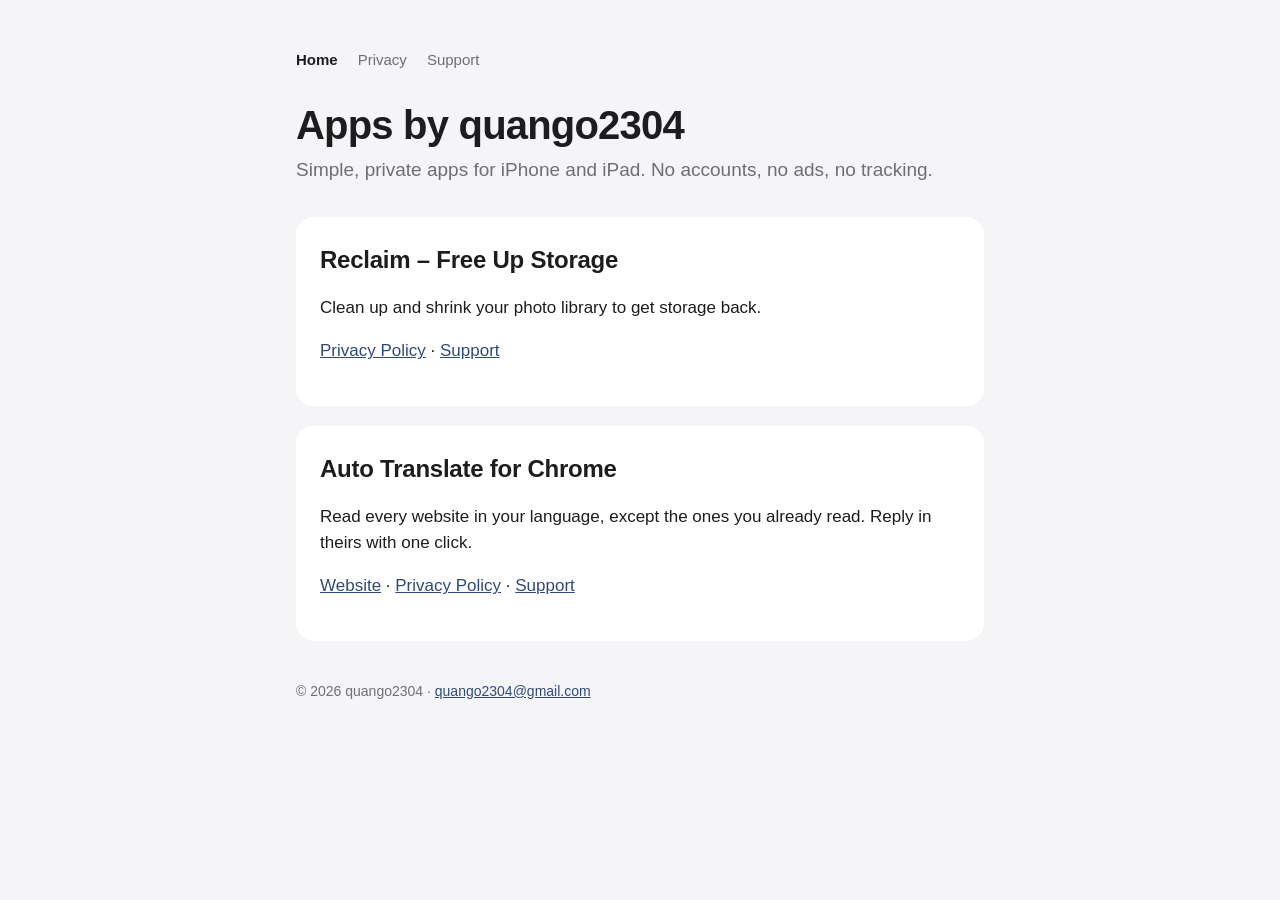
<file: index.html>
<!doctype html>
<html lang="en">
<head>
  <meta charset="utf-8">
  <meta name="viewport" content="width=device-width, initial-scale=1">
  <title>quango2304 Apps</title>
  <meta name="description" content="Privacy policies and support for apps by quango2304.">
  <link rel="stylesheet" href="style.css">
</head>
<body>
<main>
  <nav>
    <a href="./" aria-current="page">Home</a>
    <a href="privacy/">Privacy</a>
    <a href="support/">Support</a>
  </nav>

  <h1>Apps by quango2304</h1>
  <p class="lead">Simple, private apps for iPhone and iPad. No accounts, no ads, no tracking.</p>

  <section class="card">
    <h2>Reclaim – Free Up Storage</h2>
    <p>Clean up and shrink your photo library to get storage back.</p>
    <p><a href="reclaim/privacy/">Privacy Policy</a> · <a href="reclaim/support/">Support</a></p>
  </section>

  <section class="card">
    <h2>Auto Translate for Chrome</h2>
    <p>Read every website in your language, except the ones you already read. Reply in theirs with one click.</p>
    <p><a href="auto-translate/">Website</a> · <a href="auto-translate/privacy/">Privacy Policy</a> · <a href="auto-translate/support/">Support</a></p>
  </section>

  <footer>© 2026 quango2304 · <a href="mailto:quango2304@gmail.com">quango2304@gmail.com</a></footer>
</main>
</body>
</html>
</file>
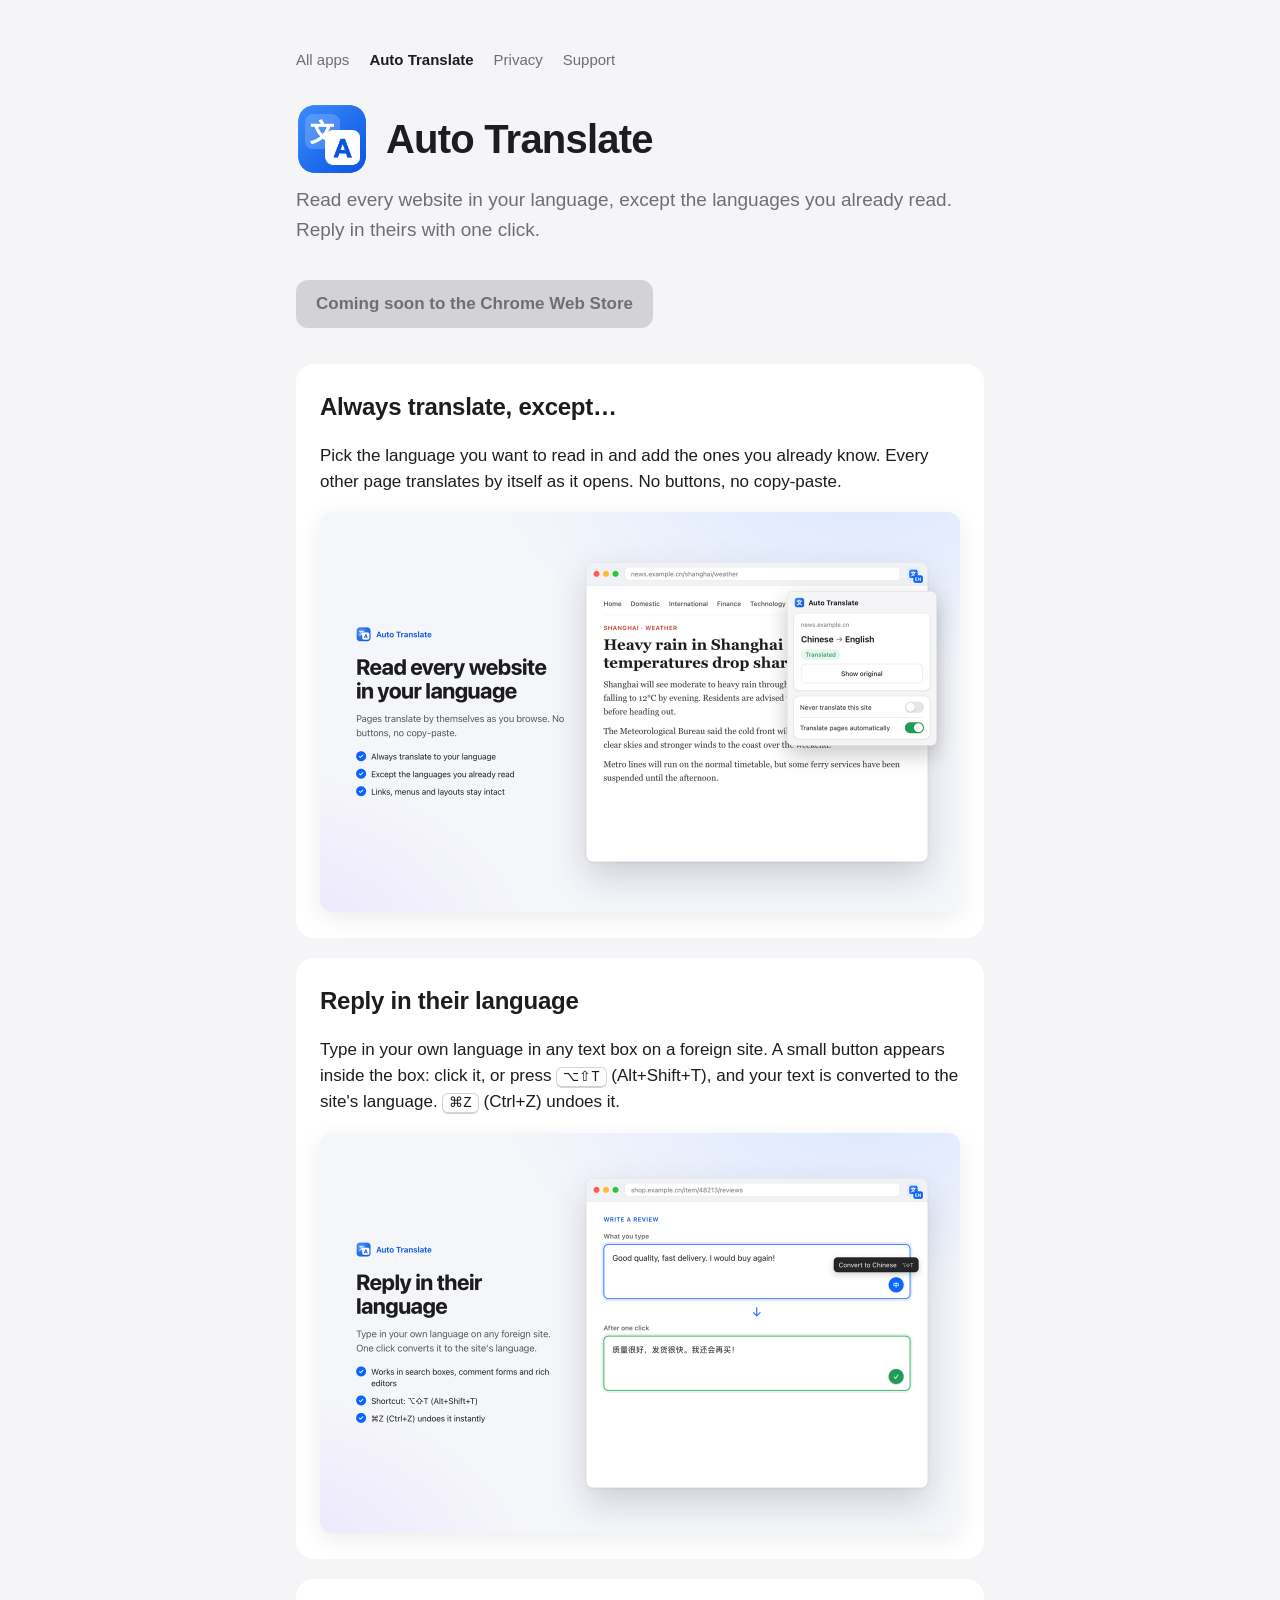
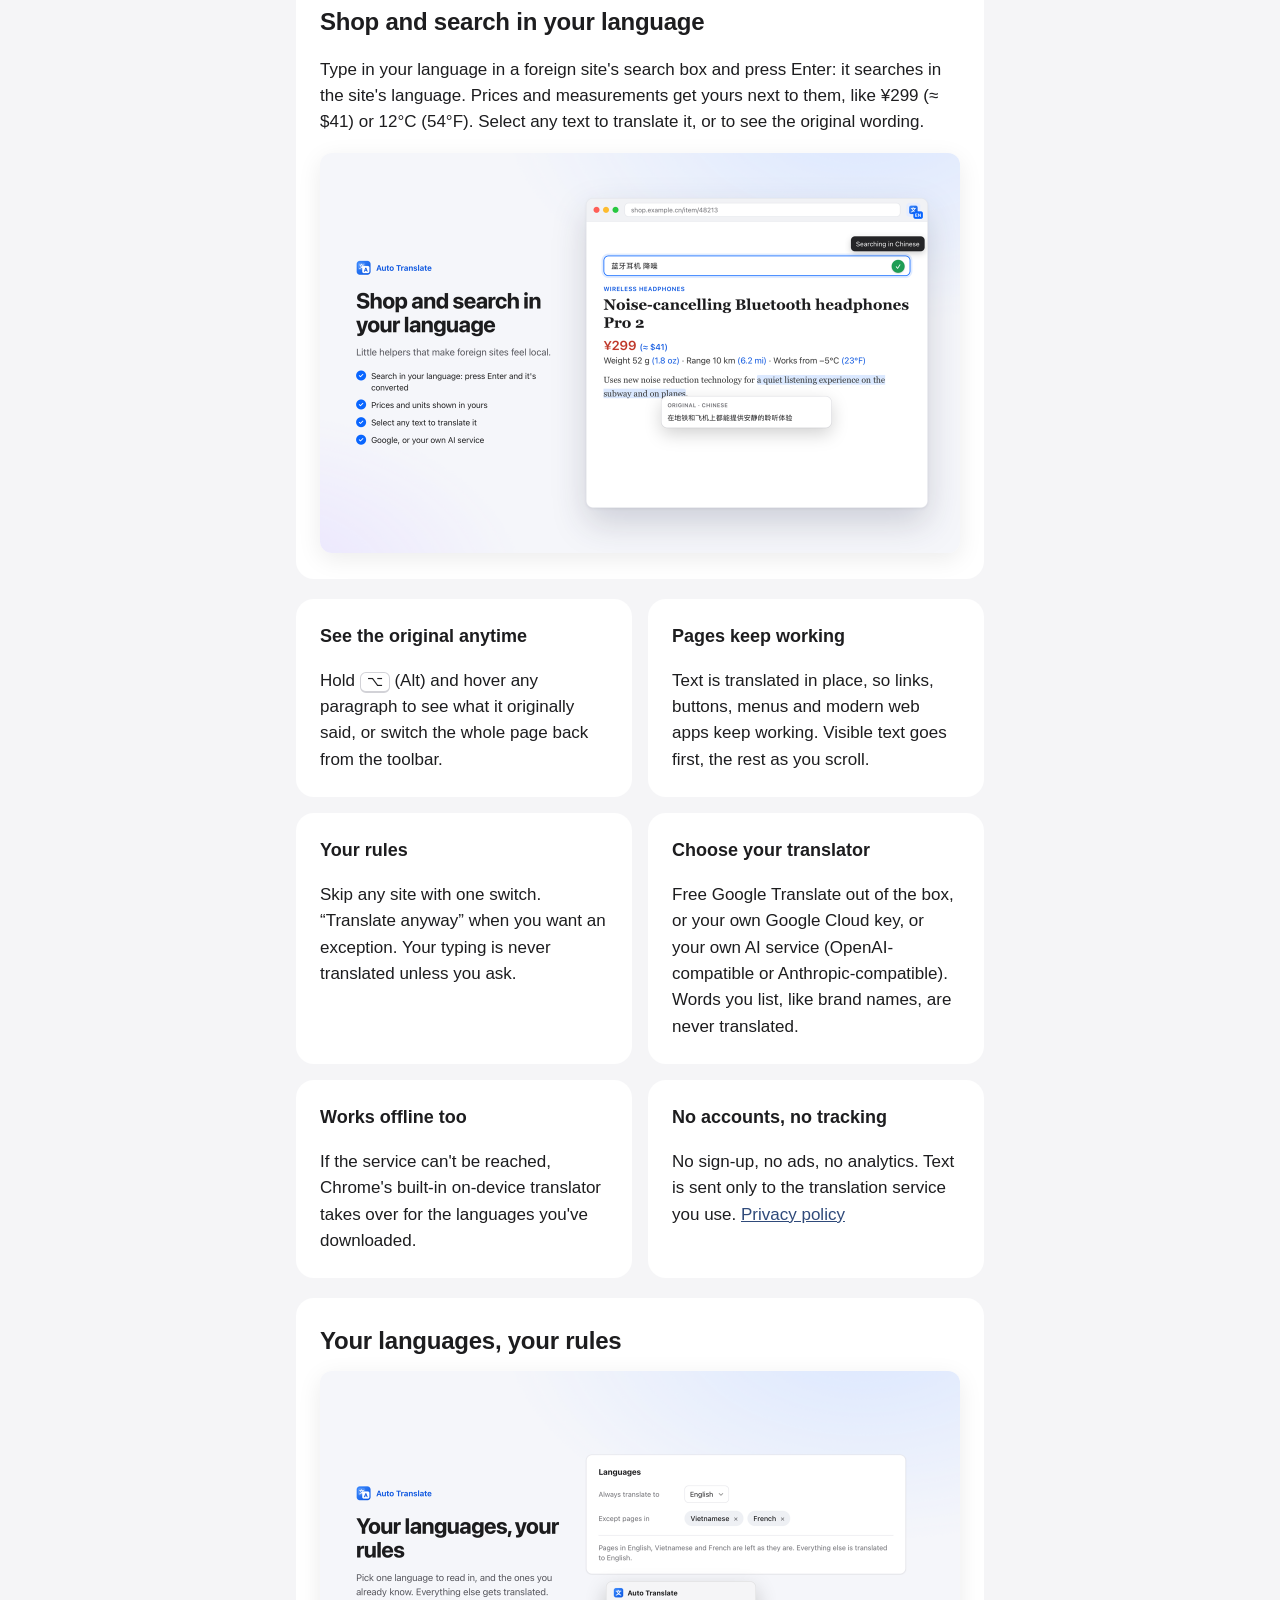
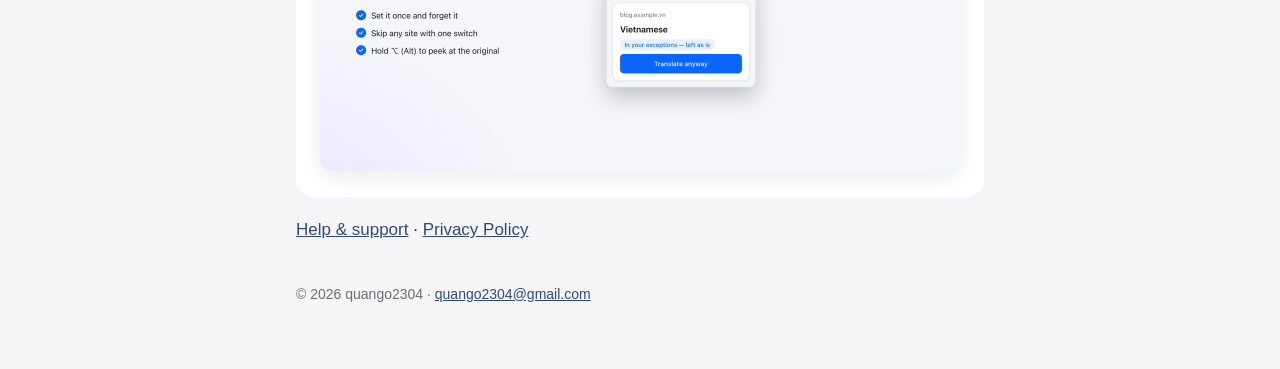
<file: auto-translate/index.html>
<!doctype html>
<html lang="en">
<head>
  <meta charset="utf-8">
  <meta name="viewport" content="width=device-width, initial-scale=1">
  <title>Auto Translate for Chrome</title>
  <meta name="description" content="Always translate websites into your language, except the languages you already read. Convert what you type into the site's language with one click.">
  <meta property="og:title" content="Auto Translate for Chrome">
  <meta property="og:description" content="Read every website in your language. Reply in theirs.">
  <meta property="og:image" content="https://quango2304.github.io/auto-translate/img/screenshot-1.png">
  <link rel="icon" href="icon.png">
  <link rel="stylesheet" href="../style.css">
  <style>
    .hero { display: flex; align-items: center; gap: 18px; margin-bottom: 10px; }
    .hero img { width: 72px; height: 72px; border-radius: 17px; }
    .hero h1 { margin: 0; }
    .cta { display: inline-block; margin: 4px 0 36px; padding: 11px 20px; border-radius: 12px; background: #0a66ff; color: #fff; font-weight: 600; text-decoration: none; }
    .cta.soon { background: var(--line); color: var(--secondary); cursor: default; }
    .shot { width: 100%; height: auto; border-radius: 12px; display: block; margin: 4px 0 2px; box-shadow: 0 6px 24px rgba(0,0,0,.08); }
    .grid { display: grid; grid-template-columns: repeat(2, minmax(0, 1fr)); gap: 16px; margin-bottom: 20px; }
    .grid section.card { margin: 0; }
    .grid h3 { margin-top: 0; }
    .grid p { margin-bottom: 0; }
    kbd { font: 14px ui-monospace, Menlo, monospace; border: 1px solid var(--line); border-bottom-width: 2px; border-radius: 6px; padding: 1px 6px; }
    @media (max-width: 600px) { .grid { grid-template-columns: 1fr; } .hero img { width: 56px; height: 56px; } }
  </style>
</head>
<body>
<main>
  <nav>
    <a href="../">All apps</a>
    <a href="./" aria-current="page">Auto Translate</a>
    <a href="privacy/">Privacy</a>
    <a href="support/">Support</a>
  </nav>

  <div class="hero"><img src="icon.png" alt=""><h1>Auto Translate</h1></div>
  <p class="lead">Read every website in your language, except the languages you already read. Reply in theirs with one click.</p>
  <span class="cta soon">Coming soon to the Chrome Web Store</span>

  <section class="card">
    <h2>Always translate, except…</h2>
    <p>Pick the language you want to read in and add the ones you already know. Every other page translates by itself as it opens. No buttons, no copy-paste.</p>
    <img class="shot" src="img/screenshot-1.png" alt="A Chinese news page shown in English, with the Auto Translate menu open" loading="lazy">
  </section>

  <section class="card">
    <h2>Reply in their language</h2>
    <p>Type in your own language in any text box on a foreign site. A small button appears inside the box: click it, or press <kbd>⌥⇧T</kbd> (Alt+Shift+T), and your text is converted to the site's language. <kbd>⌘Z</kbd> (Ctrl+Z) undoes it.</p>
    <img class="shot" src="img/screenshot-3.png" alt="English typed in a review box, converted to Chinese with one click" loading="lazy">
  </section>

  <section class="card">
    <h2>Shop and search in your language</h2>
    <p>Type in your language in a foreign site's search box and press Enter: it searches in the site's language. Prices and measurements get yours next to them, like ¥299 (≈ $41) or 12°C (54°F). Select any text to translate it, or to see the original wording.</p>
    <img class="shot" src="img/screenshot-5.png" alt="A Chinese shop in English: search typed in English and converted, prices shown in dollars, original text of a selection" loading="lazy">
  </section>

  <div class="grid">
    <section class="card">
      <h3>See the original anytime</h3>
      <p>Hold <kbd>⌥</kbd> (Alt) and hover any paragraph to see what it originally said, or switch the whole page back from the toolbar.</p>
    </section>
    <section class="card">
      <h3>Pages keep working</h3>
      <p>Text is translated in place, so links, buttons, menus and modern web apps keep working. Visible text goes first, the rest as you scroll.</p>
    </section>
    <section class="card">
      <h3>Your rules</h3>
      <p>Skip any site with one switch. “Translate anyway” when you want an exception. Your typing is never translated unless you ask.</p>
    </section>
    <section class="card">
      <h3>Choose your translator</h3>
      <p>Free Google Translate out of the box, or your own Google Cloud key, or your own AI service (OpenAI-compatible or Anthropic-compatible). Words you list, like brand names, are never translated.</p>
    </section>
    <section class="card">
      <h3>Works offline too</h3>
      <p>If the service can't be reached, Chrome's built-in on-device translator takes over for the languages you've downloaded.</p>
    </section>
    <section class="card">
      <h3>No accounts, no tracking</h3>
      <p>No sign-up, no ads, no analytics. Text is sent only to the translation service you use. <a href="privacy/">Privacy policy</a></p>
    </section>
  </div>

  <section class="card">
    <h2>Your languages, your rules</h2>
    <img class="shot" src="img/screenshot-2.png" alt="Settings: always translate to English, except Vietnamese and French" loading="lazy">
  </section>

  <p><a href="support/">Help &amp; support</a> · <a href="privacy/">Privacy Policy</a></p>

  <footer>© 2026 quango2304 · <a href="mailto:quango2304@gmail.com">quango2304@gmail.com</a></footer>
</main>
</body>
</html>
</file>
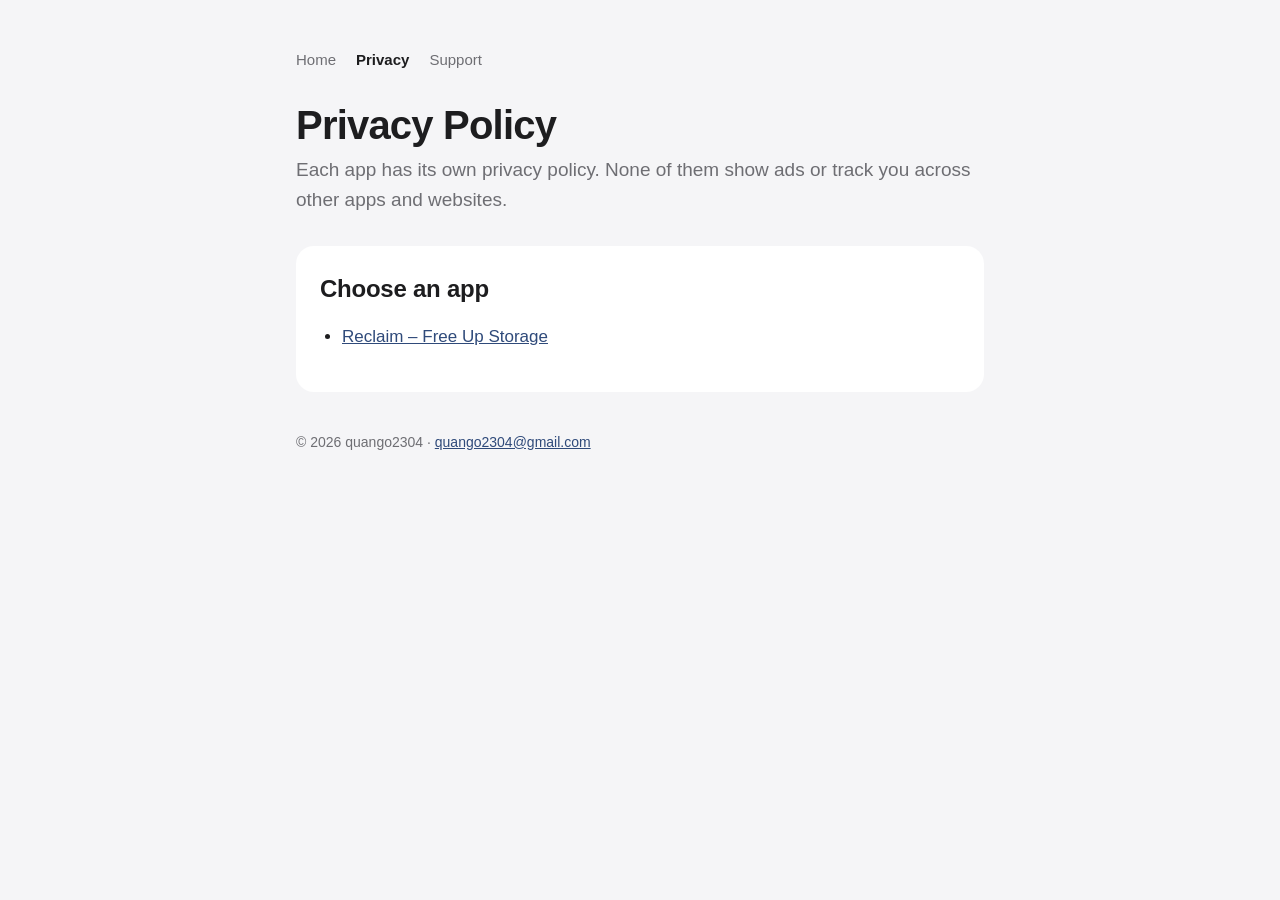
<file: privacy/index.html>
<!doctype html>
<html lang="en">
<head>
  <meta charset="utf-8">
  <meta name="viewport" content="width=device-width, initial-scale=1">
  <title>Privacy Policy</title>
  <meta name="description" content="Privacy policies for apps by quango2304.">
  <link rel="stylesheet" href="../style.css">
</head>
<body>
<main>
  <nav>
    <a href="../">Home</a>
    <a href="../privacy/" aria-current="page">Privacy</a>
    <a href="../support/">Support</a>
  </nav>

  <h1>Privacy Policy</h1>
  <p class="lead">Each app has its own privacy policy. None of them show ads or track you across other apps and websites.</p>

  <section class="card">
    <h2>Choose an app</h2>
    <ul>
      <li><a href="../reclaim/privacy/">Reclaim – Free Up Storage</a></li>
    </ul>
  </section>

  <footer>© 2026 quango2304 · <a href="mailto:quango2304@gmail.com">quango2304@gmail.com</a></footer>
</main>
</body>
</html>
</file>
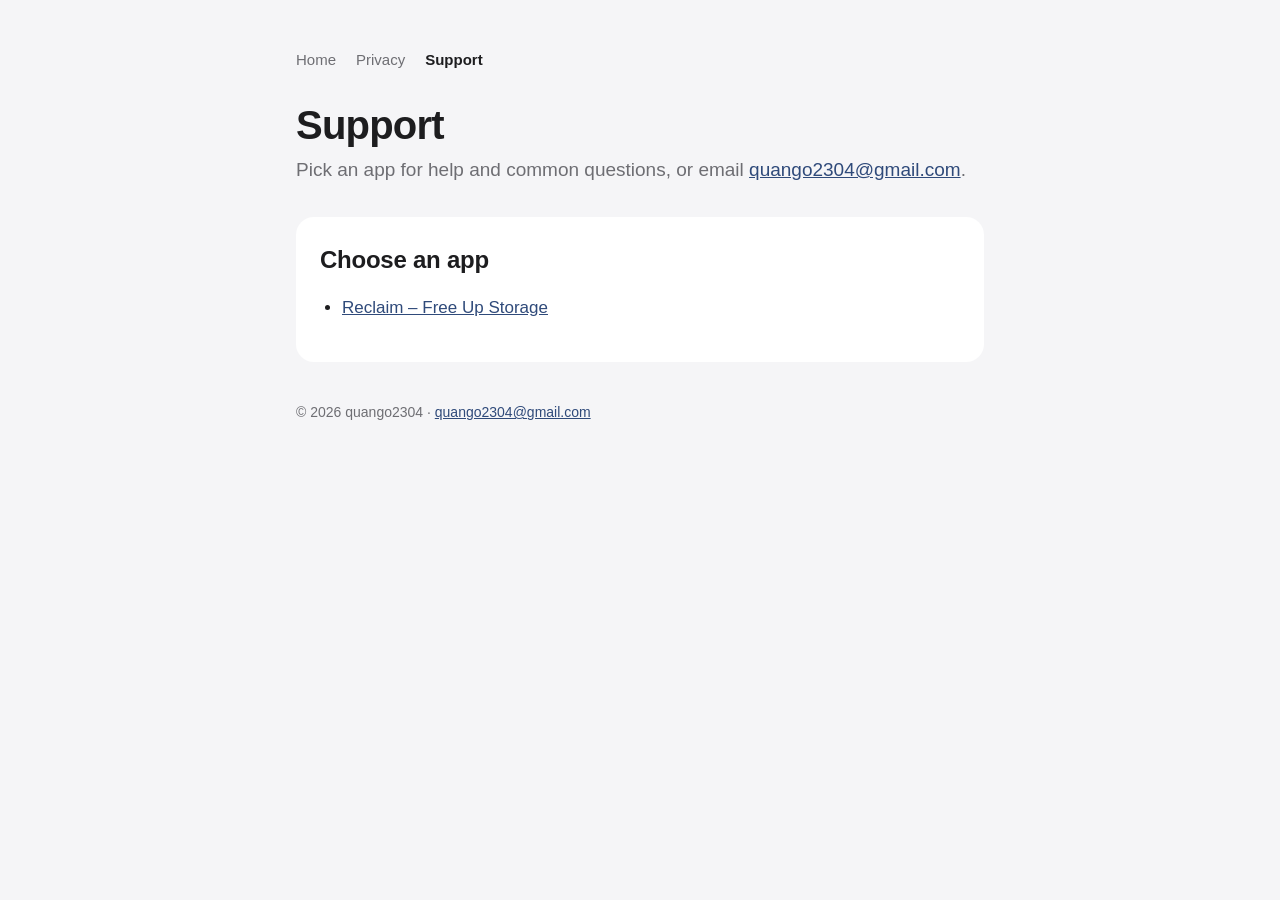
<file: support/index.html>
<!doctype html>
<html lang="en">
<head>
  <meta charset="utf-8">
  <meta name="viewport" content="width=device-width, initial-scale=1">
  <title>Support</title>
  <meta name="description" content="Help and contact for apps by quango2304.">
  <link rel="stylesheet" href="../style.css">
</head>
<body>
<main>
  <nav>
    <a href="../">Home</a>
    <a href="../privacy/">Privacy</a>
    <a href="../support/" aria-current="page">Support</a>
  </nav>

  <h1>Support</h1>
  <p class="lead">Pick an app for help and common questions, or email <a href="mailto:quango2304@gmail.com">quango2304@gmail.com</a>.</p>

  <section class="card">
    <h2>Choose an app</h2>
    <ul>
      <li><a href="../reclaim/support/">Reclaim – Free Up Storage</a></li>
    </ul>
  </section>

  <footer>© 2026 quango2304 · <a href="mailto:quango2304@gmail.com">quango2304@gmail.com</a></footer>
</main>
</body>
</html>
</file>
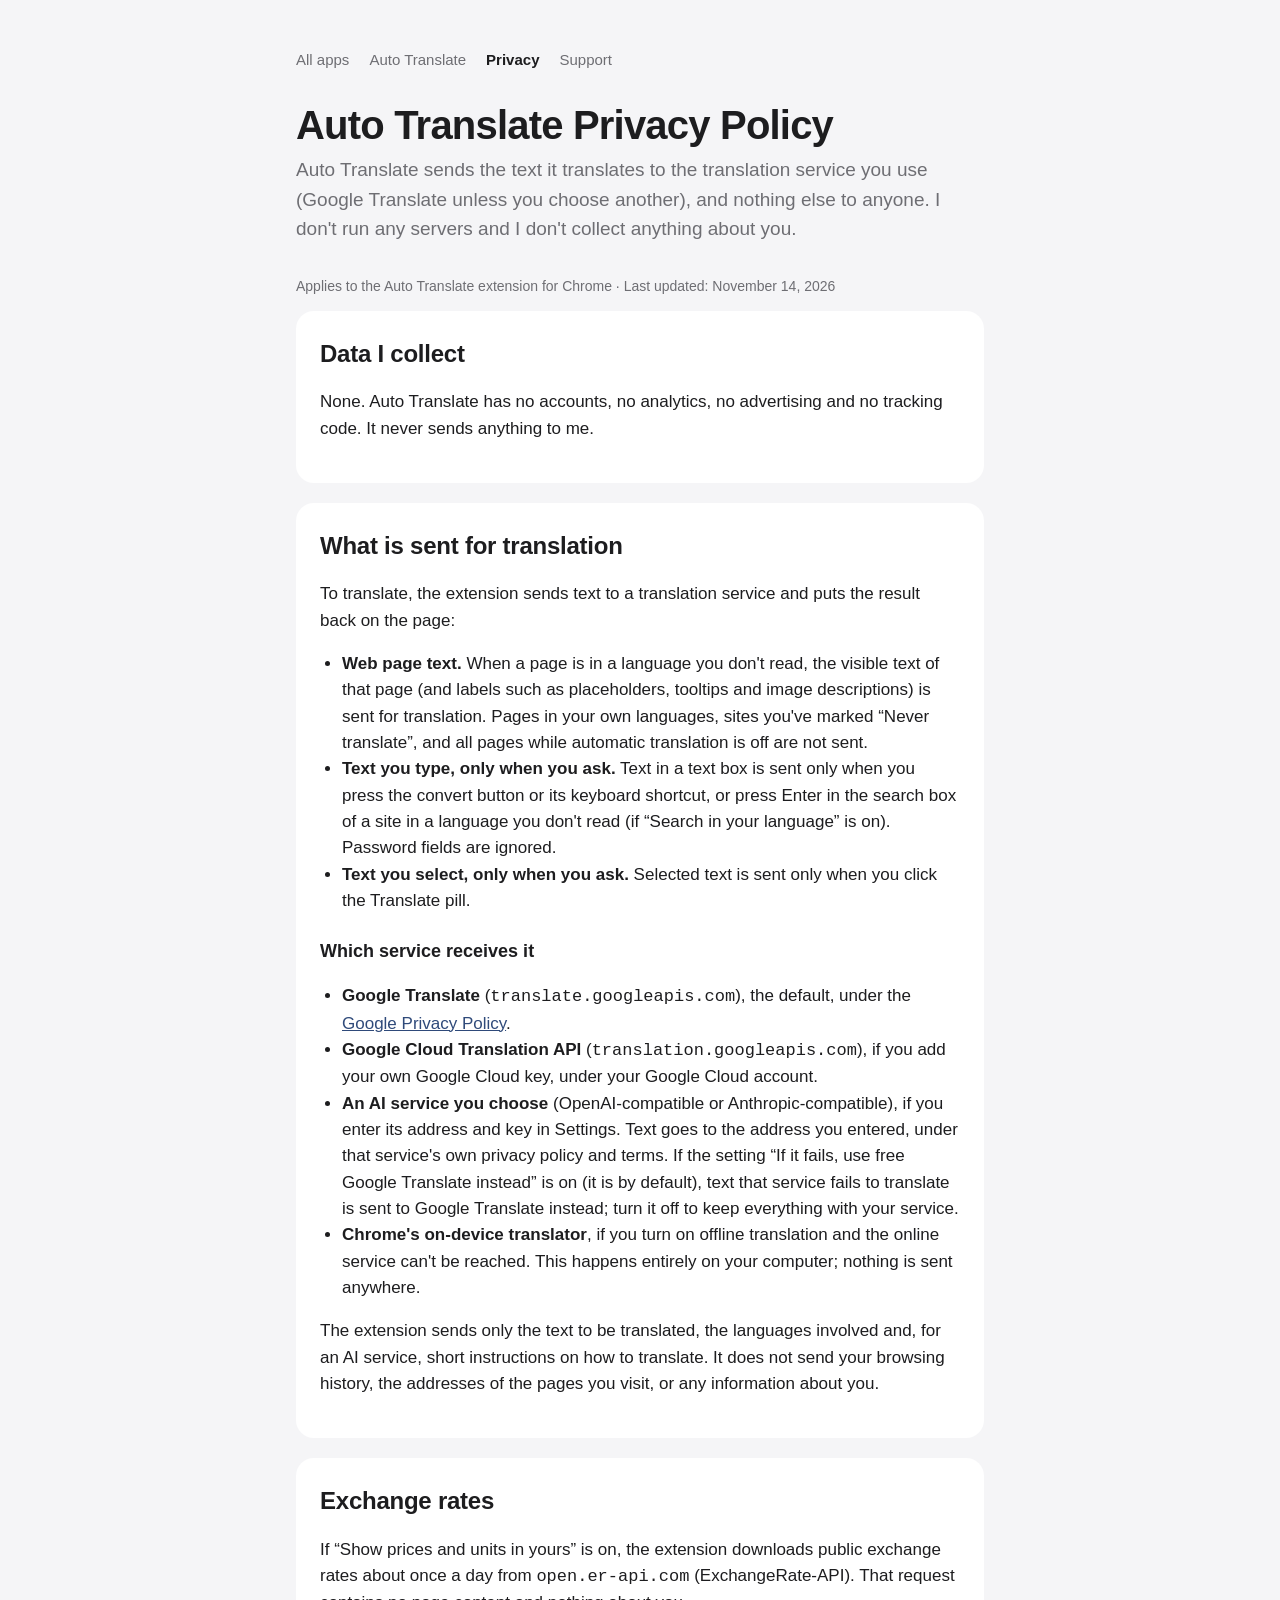
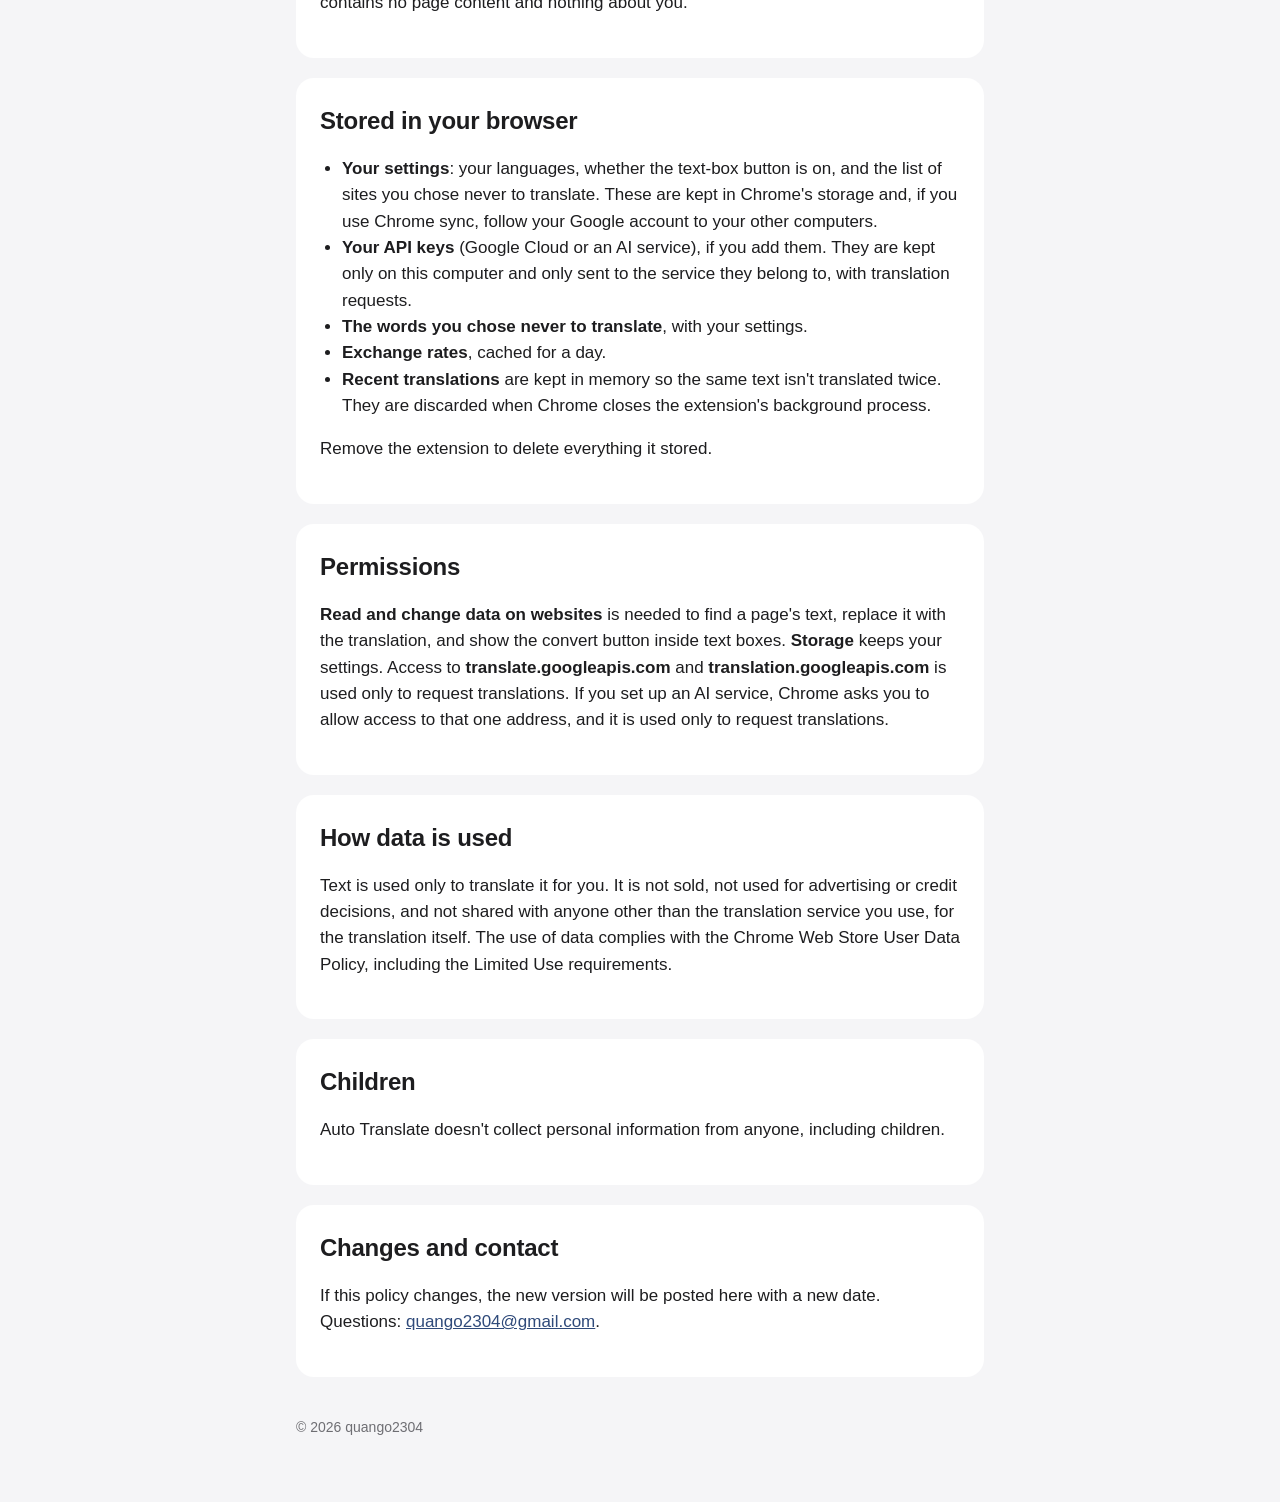
<file: auto-translate/privacy/index.html>
<!doctype html>
<html lang="en">
<head>
  <meta charset="utf-8">
  <meta name="viewport" content="width=device-width, initial-scale=1">
  <title>Auto Translate Privacy Policy</title>
  <meta name="description" content="Privacy policy for the Auto Translate Chrome extension.">
  <link rel="stylesheet" href="../../style.css">
</head>
<body>
<main>
  <nav>
    <a href="../../">All apps</a>
    <a href="../">Auto Translate</a>
    <a href="../privacy/" aria-current="page">Privacy</a>
    <a href="../support/">Support</a>
  </nav>

  <h1>Auto Translate Privacy Policy</h1>
  <p class="lead">Auto Translate sends the text it translates to the translation service you use (Google Translate unless you choose another), and nothing else to anyone. I don't run any servers and I don't collect anything about you.</p>
  <p class="meta">Applies to the Auto Translate extension for Chrome · Last updated: November 14, 2026</p>

  <section class="card">
    <h2>Data I collect</h2>
    <p>None. Auto Translate has no accounts, no analytics, no advertising and no tracking code. It never sends anything to me.</p>
  </section>

  <section class="card">
    <h2>What is sent for translation</h2>
    <p>To translate, the extension sends text to a translation service and puts the result back on the page:</p>
    <ul>
      <li><strong>Web page text.</strong> When a page is in a language you don't read, the visible text of that page (and labels such as placeholders, tooltips and image descriptions) is sent for translation. Pages in your own languages, sites you've marked “Never translate”, and all pages while automatic translation is off are not sent.</li>
      <li><strong>Text you type, only when you ask.</strong> Text in a text box is sent only when you press the convert button or its keyboard shortcut, or press Enter in the search box of a site in a language you don't read (if “Search in your language” is on). Password fields are ignored.</li>
      <li><strong>Text you select, only when you ask.</strong> Selected text is sent only when you click the Translate pill.</li>
    </ul>
    <h3>Which service receives it</h3>
    <ul>
      <li><strong>Google Translate</strong> (<code>translate.googleapis.com</code>), the default, under the <a href="https://policies.google.com/privacy">Google Privacy Policy</a>.</li>
      <li><strong>Google Cloud Translation API</strong> (<code>translation.googleapis.com</code>), if you add your own Google Cloud key, under your Google Cloud account.</li>
      <li><strong>An AI service you choose</strong> (OpenAI-compatible or Anthropic-compatible), if you enter its address and key in Settings. Text goes to the address you entered, under that service's own privacy policy and terms. If the setting “If it fails, use free Google Translate instead” is on (it is by default), text that service fails to translate is sent to Google Translate instead; turn it off to keep everything with your service.</li>
      <li><strong>Chrome's on-device translator</strong>, if you turn on offline translation and the online service can't be reached. This happens entirely on your computer; nothing is sent anywhere.</li>
    </ul>
    <p>The extension sends only the text to be translated, the languages involved and, for an AI service, short instructions on how to translate. It does not send your browsing history, the addresses of the pages you visit, or any information about you.</p>
  </section>

  <section class="card">
    <h2>Exchange rates</h2>
    <p>If “Show prices and units in yours” is on, the extension downloads public exchange rates about once a day from <code>open.er-api.com</code> (ExchangeRate-API). That request contains no page content and nothing about you.</p>
  </section>

  <section class="card">
    <h2>Stored in your browser</h2>
    <ul>
      <li><strong>Your settings</strong>: your languages, whether the text-box button is on, and the list of sites you chose never to translate. These are kept in Chrome's storage and, if you use Chrome sync, follow your Google account to your other computers.</li>
      <li><strong>Your API keys</strong> (Google Cloud or an AI service), if you add them. They are kept only on this computer and only sent to the service they belong to, with translation requests.</li>
      <li><strong>The words you chose never to translate</strong>, with your settings.</li>
      <li><strong>Exchange rates</strong>, cached for a day.</li>
      <li><strong>Recent translations</strong> are kept in memory so the same text isn't translated twice. They are discarded when Chrome closes the extension's background process.</li>
    </ul>
    <p>Remove the extension to delete everything it stored.</p>
  </section>

  <section class="card">
    <h2>Permissions</h2>
    <p><strong>Read and change data on websites</strong> is needed to find a page's text, replace it with the translation, and show the convert button inside text boxes. <strong>Storage</strong> keeps your settings. Access to <strong>translate.googleapis.com</strong> and <strong>translation.googleapis.com</strong> is used only to request translations. If you set up an AI service, Chrome asks you to allow access to that one address, and it is used only to request translations.</p>
  </section>

  <section class="card">
    <h2>How data is used</h2>
    <p>Text is used only to translate it for you. It is not sold, not used for advertising or credit decisions, and not shared with anyone other than the translation service you use, for the translation itself. The use of data complies with the Chrome Web Store User Data Policy, including the Limited Use requirements.</p>
  </section>

  <section class="card">
    <h2>Children</h2>
    <p>Auto Translate doesn't collect personal information from anyone, including children.</p>
  </section>

  <section class="card">
    <h2>Changes and contact</h2>
    <p>If this policy changes, the new version will be posted here with a new date. Questions: <a href="mailto:quango2304@gmail.com">quango2304@gmail.com</a>.</p>
  </section>

  <footer>© 2026 quango2304</footer>
</main>
</body>
</html>
</file>
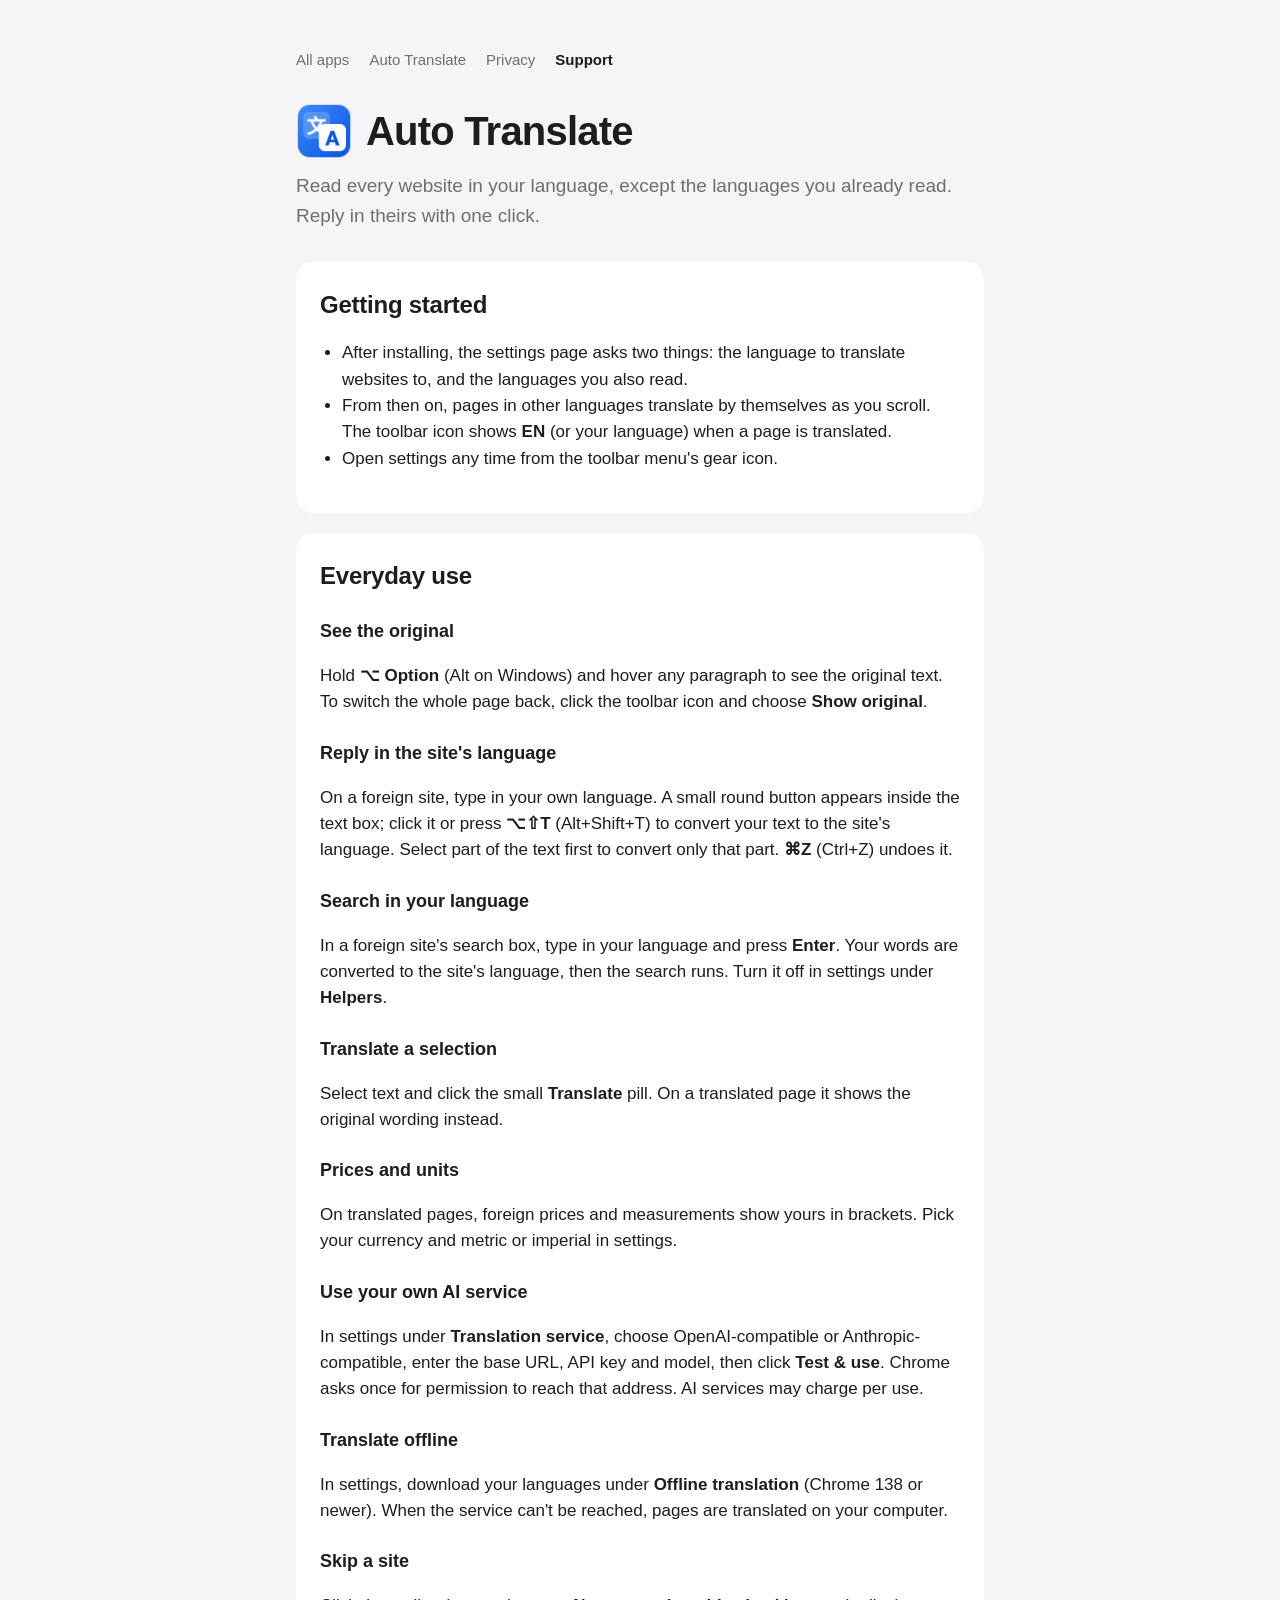
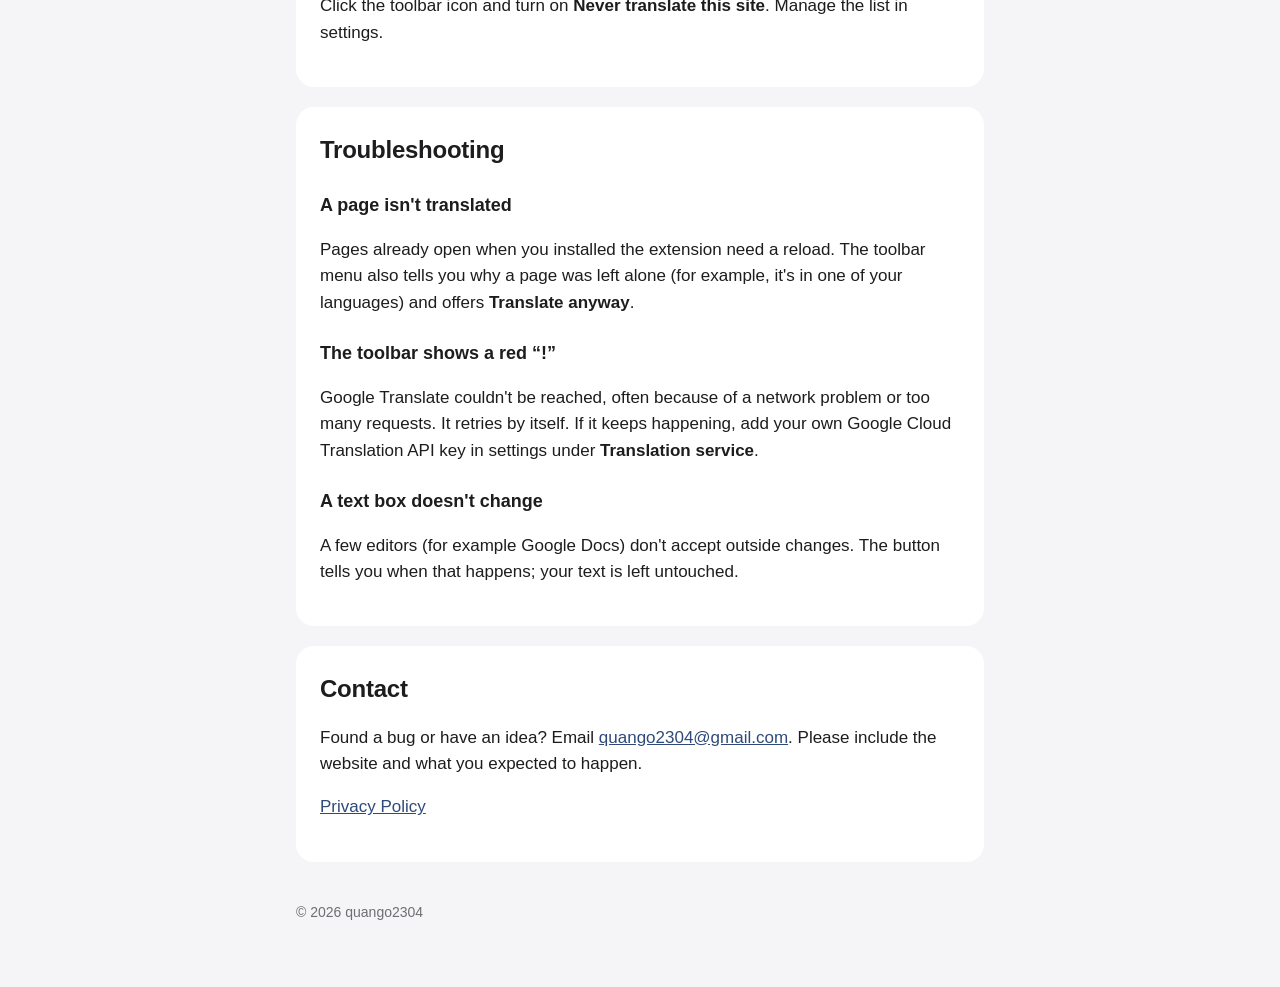
<file: auto-translate/support/index.html>
<!doctype html>
<html lang="en">
<head>
  <meta charset="utf-8">
  <meta name="viewport" content="width=device-width, initial-scale=1">
  <title>Auto Translate Support</title>
  <meta name="description" content="Help and support for the Auto Translate Chrome extension.">
  <link rel="stylesheet" href="../../style.css">
</head>
<body>
<main>
  <nav>
    <a href="../../">All apps</a>
    <a href="../">Auto Translate</a>
    <a href="../privacy/">Privacy</a>
    <a href="../support/" aria-current="page">Support</a>
  </nav>

  <div class="app-title"><img src="../icon.png" alt=""><h1 style="margin:0">Auto Translate</h1></div>
  <p class="lead">Read every website in your language, except the languages you already read. Reply in theirs with one click.</p>

  <section class="card">
    <h2>Getting started</h2>
    <ul>
      <li>After installing, the settings page asks two things: the language to translate websites to, and the languages you also read.</li>
      <li>From then on, pages in other languages translate by themselves as you scroll. The toolbar icon shows <strong>EN</strong> (or your language) when a page is translated.</li>
      <li>Open settings any time from the toolbar menu's gear icon.</li>
    </ul>
  </section>

  <section class="card">
    <h2>Everyday use</h2>
    <h3>See the original</h3>
    <p>Hold <strong>⌥ Option</strong> (Alt on Windows) and hover any paragraph to see the original text. To switch the whole page back, click the toolbar icon and choose <strong>Show original</strong>.</p>
    <h3>Reply in the site's language</h3>
    <p>On a foreign site, type in your own language. A small round button appears inside the text box; click it or press <strong>⌥⇧T</strong> (Alt+Shift+T) to convert your text to the site's language. Select part of the text first to convert only that part. <strong>⌘Z</strong> (Ctrl+Z) undoes it.</p>
    <h3>Search in your language</h3>
    <p>In a foreign site's search box, type in your language and press <strong>Enter</strong>. Your words are converted to the site's language, then the search runs. Turn it off in settings under <strong>Helpers</strong>.</p>
    <h3>Translate a selection</h3>
    <p>Select text and click the small <strong>Translate</strong> pill. On a translated page it shows the original wording instead.</p>
    <h3>Prices and units</h3>
    <p>On translated pages, foreign prices and measurements show yours in brackets. Pick your currency and metric or imperial in settings.</p>
    <h3>Use your own AI service</h3>
    <p>In settings under <strong>Translation service</strong>, choose OpenAI-compatible or Anthropic-compatible, enter the base URL, API key and model, then click <strong>Test &amp; use</strong>. Chrome asks once for permission to reach that address. AI services may charge per use.</p>
    <h3>Translate offline</h3>
    <p>In settings, download your languages under <strong>Offline translation</strong> (Chrome 138 or newer). When the service can't be reached, pages are translated on your computer.</p>
    <h3>Skip a site</h3>
    <p>Click the toolbar icon and turn on <strong>Never translate this site</strong>. Manage the list in settings.</p>
  </section>

  <section class="card">
    <h2>Troubleshooting</h2>
    <h3>A page isn't translated</h3>
    <p>Pages already open when you installed the extension need a reload. The toolbar menu also tells you why a page was left alone (for example, it's in one of your languages) and offers <strong>Translate anyway</strong>.</p>
    <h3>The toolbar shows a red “!”</h3>
    <p>Google Translate couldn't be reached, often because of a network problem or too many requests. It retries by itself. If it keeps happening, add your own Google Cloud Translation API key in settings under <strong>Translation service</strong>.</p>
    <h3>A text box doesn't change</h3>
    <p>A few editors (for example Google Docs) don't accept outside changes. The button tells you when that happens; your text is left untouched.</p>
  </section>

  <section class="card">
    <h2>Contact</h2>
    <p>Found a bug or have an idea? Email <a href="mailto:quango2304@gmail.com">quango2304@gmail.com</a>. Please include the website and what you expected to happen.</p>
    <p><a href="../privacy/">Privacy Policy</a></p>
  </section>

  <footer>© 2026 quango2304</footer>
</main>
</body>
</html>
</file>
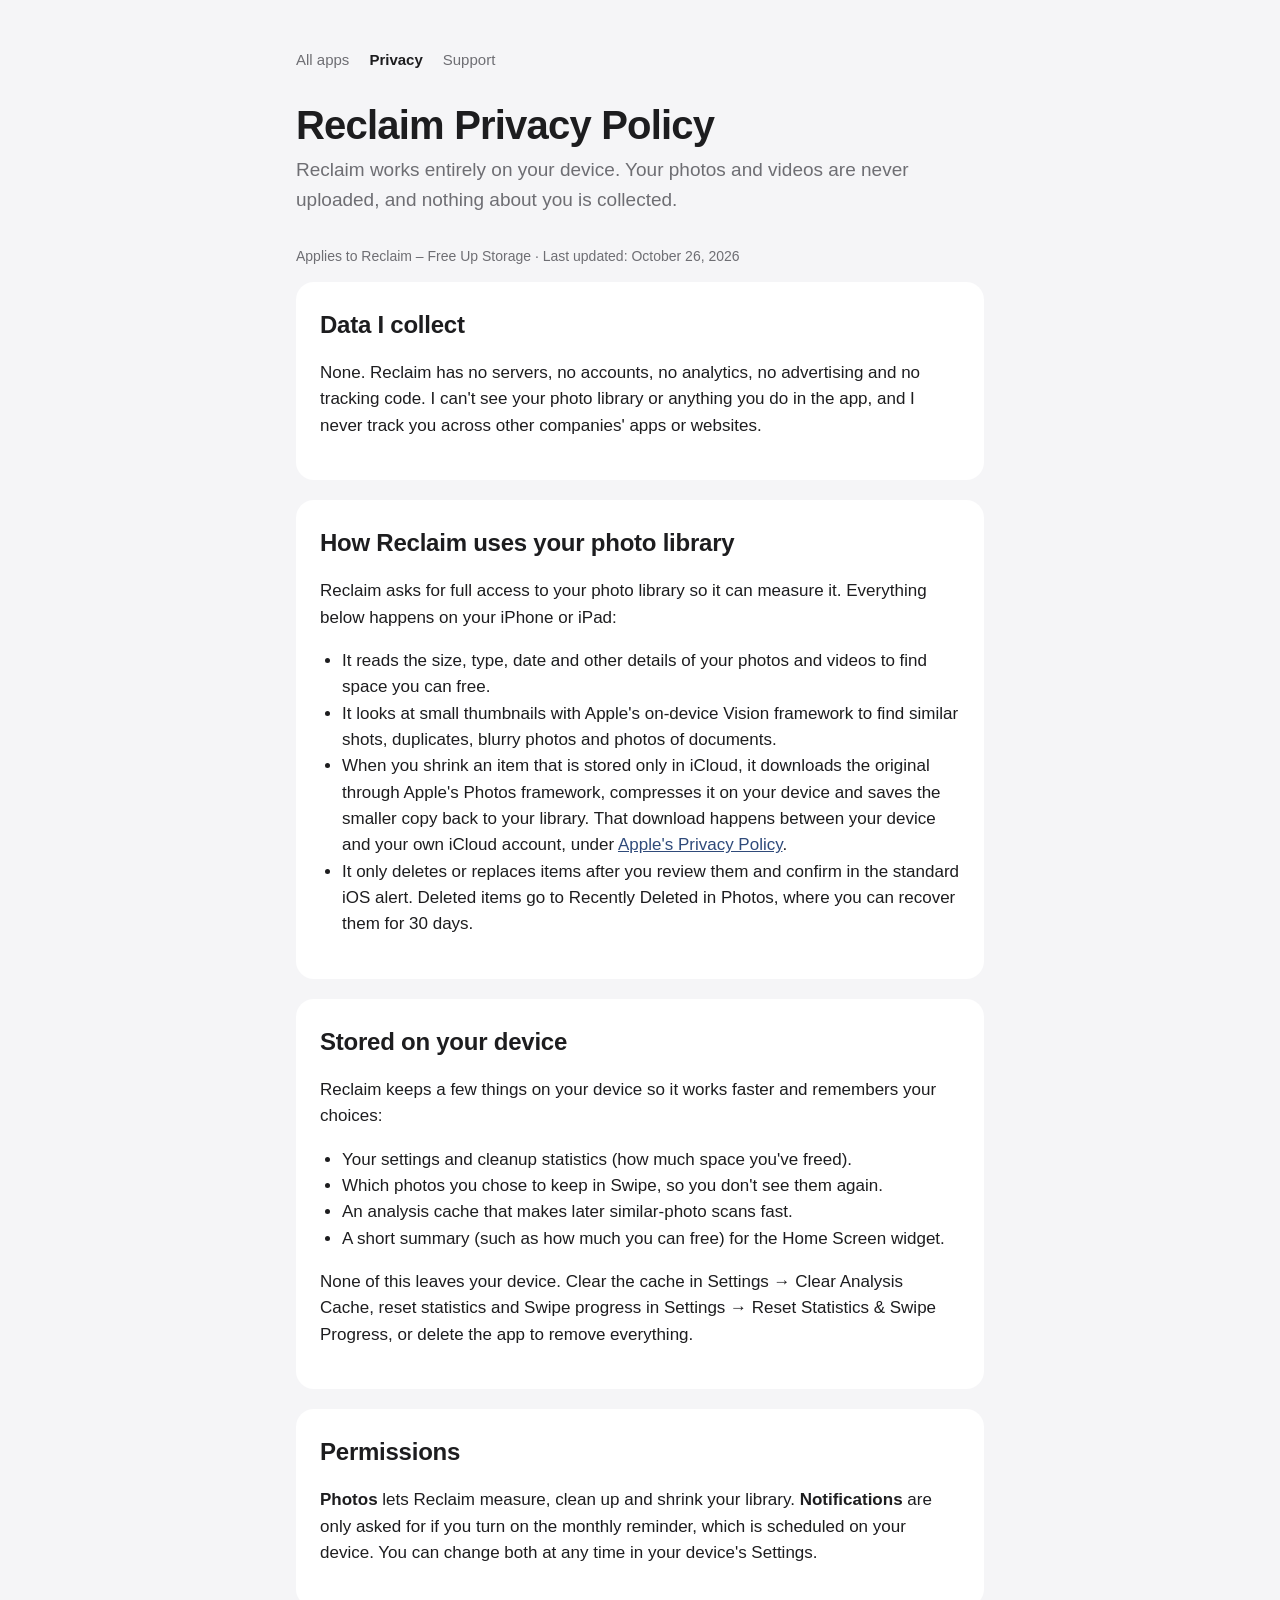
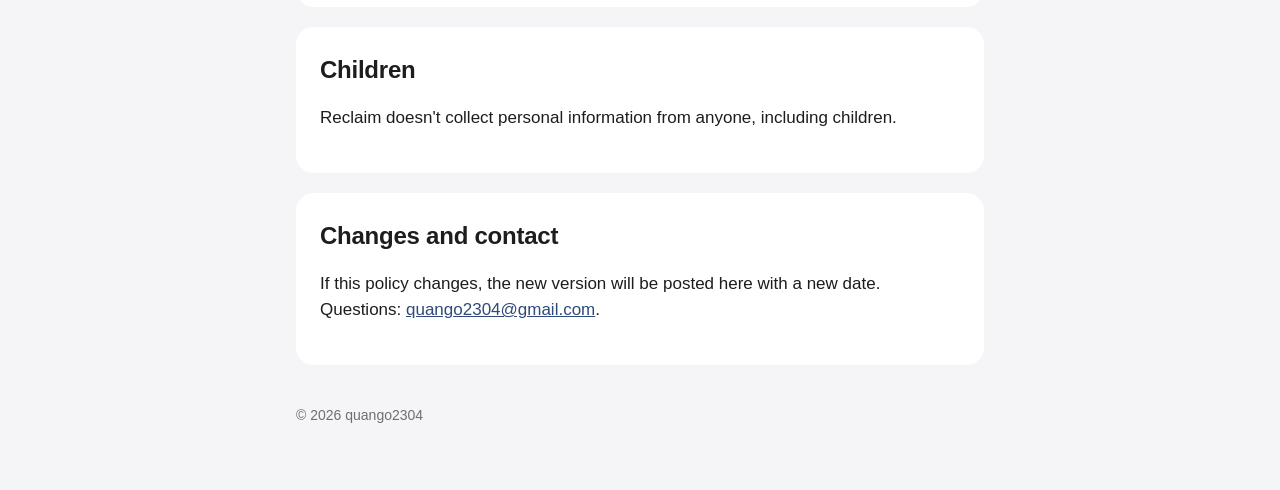
<file: reclaim/privacy/index.html>
<!doctype html>
<html lang="en">
<head>
  <meta charset="utf-8">
  <meta name="viewport" content="width=device-width, initial-scale=1">
  <title>Reclaim Privacy Policy</title>
  <meta name="description" content="Privacy policy for Reclaim – Free Up Storage.">
  <link rel="stylesheet" href="../../style.css">
</head>
<body>
<main>
  <nav>
    <a href="../../">All apps</a>
    <a href="../privacy/" aria-current="page">Privacy</a>
    <a href="../support/">Support</a>
  </nav>

  <h1>Reclaim Privacy Policy</h1>
  <p class="lead">Reclaim works entirely on your device. Your photos and videos are never uploaded, and nothing about you is collected.</p>
  <p class="meta">Applies to Reclaim – Free Up Storage · Last updated: October 26, 2026</p>

  <section class="card">
    <h2>Data I collect</h2>
    <p>None. Reclaim has no servers, no accounts, no analytics, no advertising and no tracking code. I can't see your photo library or anything you do in the app, and I never track you across other companies' apps or websites.</p>
  </section>

  <section class="card">
    <h2>How Reclaim uses your photo library</h2>
    <p>Reclaim asks for full access to your photo library so it can measure it. Everything below happens on your iPhone or iPad:</p>
    <ul>
      <li>It reads the size, type, date and other details of your photos and videos to find space you can free.</li>
      <li>It looks at small thumbnails with Apple's on-device Vision framework to find similar shots, duplicates, blurry photos and photos of documents.</li>
      <li>When you shrink an item that is stored only in iCloud, it downloads the original through Apple's Photos framework, compresses it on your device and saves the smaller copy back to your library. That download happens between your device and your own iCloud account, under <a href="https://www.apple.com/legal/privacy/">Apple's Privacy Policy</a>.</li>
      <li>It only deletes or replaces items after you review them and confirm in the standard iOS alert. Deleted items go to Recently Deleted in Photos, where you can recover them for 30 days.</li>
    </ul>
  </section>

  <section class="card">
    <h2>Stored on your device</h2>
    <p>Reclaim keeps a few things on your device so it works faster and remembers your choices:</p>
    <ul>
      <li>Your settings and cleanup statistics (how much space you've freed).</li>
      <li>Which photos you chose to keep in Swipe, so you don't see them again.</li>
      <li>An analysis cache that makes later similar-photo scans fast.</li>
      <li>A short summary (such as how much you can free) for the Home Screen widget.</li>
    </ul>
    <p>None of this leaves your device. Clear the cache in Settings → Clear Analysis Cache, reset statistics and Swipe progress in Settings → Reset Statistics &amp; Swipe Progress, or delete the app to remove everything.</p>
  </section>

  <section class="card">
    <h2>Permissions</h2>
    <p><strong>Photos</strong> lets Reclaim measure, clean up and shrink your library. <strong>Notifications</strong> are only asked for if you turn on the monthly reminder, which is scheduled on your device. You can change both at any time in your device's Settings.</p>
  </section>

  <section class="card">
    <h2>Children</h2>
    <p>Reclaim doesn't collect personal information from anyone, including children.</p>
  </section>

  <section class="card">
    <h2>Changes and contact</h2>
    <p>If this policy changes, the new version will be posted here with a new date. Questions: <a href="mailto:quango2304@gmail.com">quango2304@gmail.com</a>.</p>
  </section>

  <footer>© 2026 quango2304</footer>
</main>
</body>
</html>
</file>
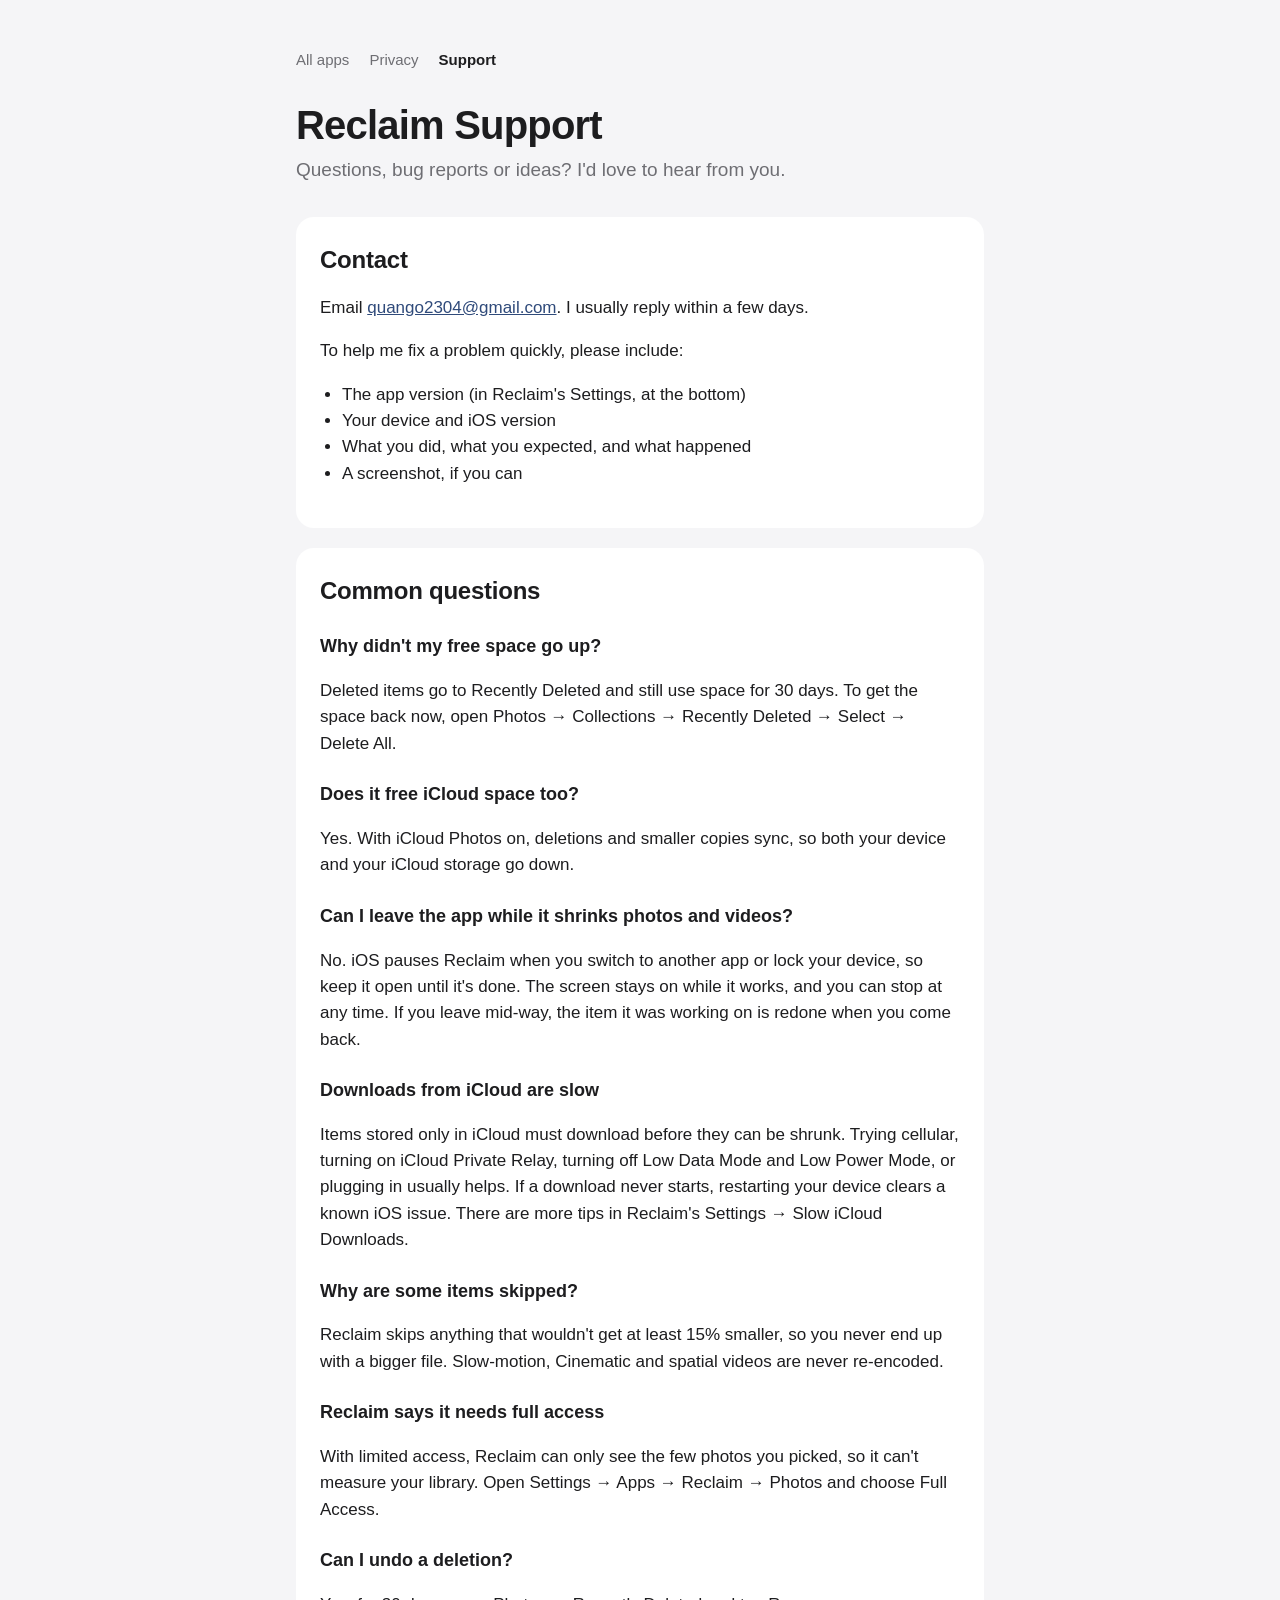
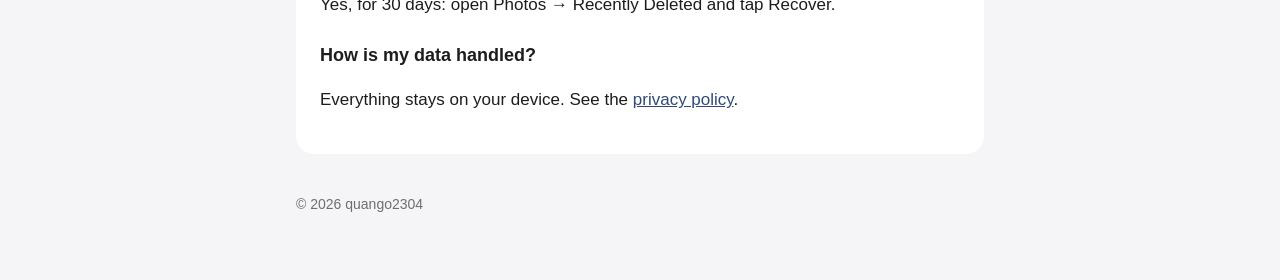
<file: reclaim/support/index.html>
<!doctype html>
<html lang="en">
<head>
  <meta charset="utf-8">
  <meta name="viewport" content="width=device-width, initial-scale=1">
  <title>Reclaim Support</title>
  <meta name="description" content="Help and contact for Reclaim – Free Up Storage.">
  <link rel="stylesheet" href="../../style.css">
</head>
<body>
<main>
  <nav>
    <a href="../../">All apps</a>
    <a href="../privacy/">Privacy</a>
    <a href="../support/" aria-current="page">Support</a>
  </nav>

  <h1>Reclaim Support</h1>
  <p class="lead">Questions, bug reports or ideas? I'd love to hear from you.</p>

  <section class="card">
    <h2>Contact</h2>
    <p>Email <a href="mailto:quango2304@gmail.com">quango2304@gmail.com</a>. I usually reply within a few days.</p>
    <p>To help me fix a problem quickly, please include:</p>
    <ul>
      <li>The app version (in Reclaim's Settings, at the bottom)</li>
      <li>Your device and iOS version</li>
      <li>What you did, what you expected, and what happened</li>
      <li>A screenshot, if you can</li>
    </ul>
  </section>

  <section class="card">
    <h2>Common questions</h2>
    <h3>Why didn't my free space go up?</h3>
    <p>Deleted items go to Recently Deleted and still use space for 30 days. To get the space back now, open Photos → Collections → Recently Deleted → Select → Delete All.</p>
    <h3>Does it free iCloud space too?</h3>
    <p>Yes. With iCloud Photos on, deletions and smaller copies sync, so both your device and your iCloud storage go down.</p>
    <h3>Can I leave the app while it shrinks photos and videos?</h3>
    <p>No. iOS pauses Reclaim when you switch to another app or lock your device, so keep it open until it's done. The screen stays on while it works, and you can stop at any time. If you leave mid-way, the item it was working on is redone when you come back.</p>
    <h3>Downloads from iCloud are slow</h3>
    <p>Items stored only in iCloud must download before they can be shrunk. Trying cellular, turning on iCloud Private Relay, turning off Low Data Mode and Low Power Mode, or plugging in usually helps. If a download never starts, restarting your device clears a known iOS issue. There are more tips in Reclaim's Settings → Slow iCloud Downloads.</p>
    <h3>Why are some items skipped?</h3>
    <p>Reclaim skips anything that wouldn't get at least 15% smaller, so you never end up with a bigger file. Slow-motion, Cinematic and spatial videos are never re-encoded.</p>
    <h3>Reclaim says it needs full access</h3>
    <p>With limited access, Reclaim can only see the few photos you picked, so it can't measure your library. Open Settings → Apps → Reclaim → Photos and choose Full Access.</p>
    <h3>Can I undo a deletion?</h3>
    <p>Yes, for 30 days: open Photos → Recently Deleted and tap Recover.</p>
    <h3>How is my data handled?</h3>
    <p>Everything stays on your device. See the <a href="../privacy/">privacy policy</a>.</p>
  </section>

  <footer>© 2026 quango2304</footer>
</main>
</body>
</html>
</file>
<file: style.css>
:root {
  --bg: #f5f5f7; --card: #ffffff; --text: #1d1d1f; --secondary: #6e6e73;
  --accent: #2f4a7a; --line: #d2d2d7;
  color-scheme: light dark;
}
@media (prefers-color-scheme: dark) {
  :root { --bg: #000000; --card: #1c1c1e; --text: #f5f5f7; --secondary: #a1a1a6; --accent: #8fb0ff; --line: #38383a; }
}
* { box-sizing: border-box; }
body {
  margin: 0; background: var(--bg); color: var(--text);
  font: 17px/1.55 -apple-system, BlinkMacSystemFont, "SF Pro Text", "Helvetica Neue", Arial, sans-serif;
  -webkit-font-smoothing: antialiased;
}
main { max-width: 720px; margin: 0 auto; padding: 48px 16px 64px; }
nav { display: flex; gap: 20px; font-size: 15px; margin-bottom: 32px; }
nav a { color: var(--secondary); text-decoration: none; }
nav a[aria-current="page"] { color: var(--text); font-weight: 600; }
h1 { font-size: 40px; line-height: 1.1; letter-spacing: -0.02em; margin: 0 0 8px; }
h2 { font-size: 24px; letter-spacing: -0.01em; margin: 0 0 12px; }
h3 { font-size: 18px; margin: 24px 0 6px; }
p, li { color: var(--text); }
.lead { color: var(--secondary); font-size: 19px; margin: 0 0 32px; }
.meta { color: var(--secondary); font-size: 14px; }
section.card { background: var(--card); border-radius: 18px; padding: 24px; margin: 0 0 20px; }
.app-title { display: flex; align-items: center; gap: 14px; margin-bottom: 12px; }
.app-title img { width: 56px; height: 56px; border-radius: 13px; }
.app-title h2 { margin: 0; }
a { color: var(--accent); }
ul { padding-left: 22px; }
hr { border: 0; border-top: 1px solid var(--line); margin: 24px 0; }
footer { color: var(--secondary); font-size: 14px; margin-top: 40px; }
</file>
